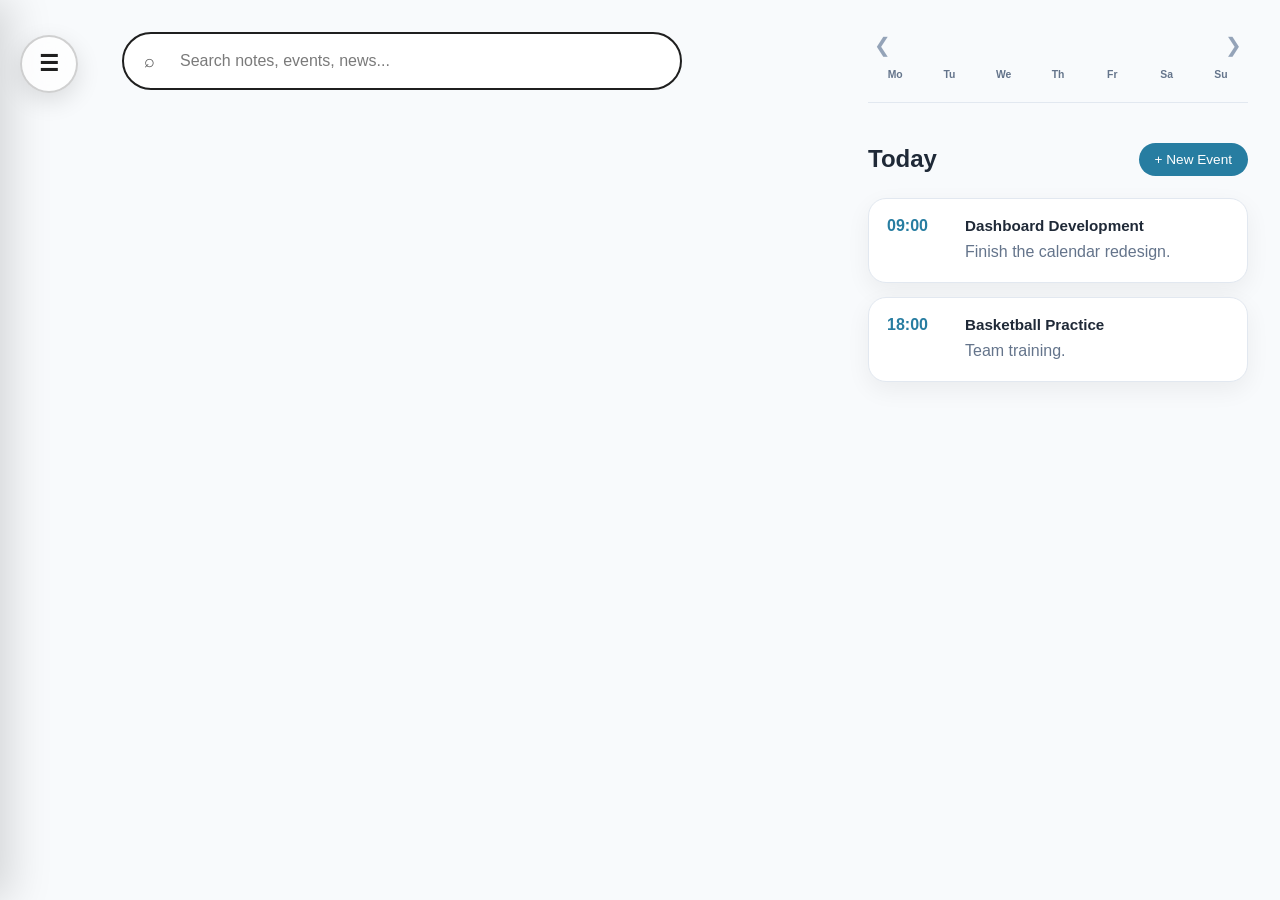
<file: Frontend/index.html>
<!doctype html>
<html lang="en">
  <head>
    <meta charset="UTF-8" />
    <meta name="viewport" content="width=device-width, initial-scale=1.0" />
    <title>Personal Dashboard</title>

    <link rel="stylesheet" href="css/main.css" />
  </head>

  <body>
    <button id="drawer-toggle">☰</button>

    <aside id="left-sidebar">
      <div class="dashboard">
        <section id="weather-card"></section>

        <div class="news-section">
          <h2 class="news-title">Latest News</h2>
          <div id="news-list"></div>
        </div>
      </div>
    </aside>

    <div id="content">
      <main id="main-content">
        <section id="hero">
          <div class="search-container">
            <span class="search-icon">⌕</span>

            <input
              type="text"
              id="dashboard-search"
              placeholder="Search notes, events, news..."
            />
          </div>

          <div id="greeting"></div>
        </section>

        <section id="charts"></section>
        <section id="spotify"></section>
      </main>

    <aside id="right-sidebar">
    <section id="calendar">

        <div class="calendar-header">

            <button 
  class="calendar-btn" 
  id="prev-month">
  &#10094;
</button>

<h2 class="month-year" id="month-year"></h2>

<button 
  class="calendar-btn" 
  id="next-month">
  &#10095;
</button>

        </div>

        <div class="calendar-weekdays">
            <span>Mo</span>
            <span>Tu</span>
            <span>We</span>
            <span>Th</span>
            <span>Fr</span>
            <span>Sa</span>
            <span>Su</span>
        </div>

       <div class="calendar-days" id="calendar-days"></div>
    </section>

    <!-- Timeline -->

    <section id="timeline">

        <div class="timeline-header">

            <h2 class="timeline-title">Today</h2>

            <button class="new-event-btn">
                + New Event
            </button>

        </div>
        
        <div class="timeline-list">

            <div class="timeline-card">

                <span class="time">09:00</span>

                <div class="timeline-info">

                    <h3>Dashboard Development</h3>

                    <p>Finish the calendar redesign.</p>

                </div>

            </div>

            <div class="timeline-card">

                <span class="time">18:00</span>

                <div class="timeline-info">

                    <h3>Basketball Practice</h3>

                    <p>Team training.</p>

                </div>

            </div>

        </div>

    </section>

</aside>

    <script type="module" src="js/app.js"></script>
  </body>
</html>
</file>
<file: Frontend/css/main.css>
@import "./drawer/drawer.css";
@import "./drawer/weather.css";
@import "./drawer/newscard.css";
@import "./main/searchbar.css";
@import "./rightsidebar/calendar.css";

:root {
  --drawer-width: 360px;
  --drawer-handle: 55px;
}

* {
  box-sizing: border-box;
}

body {
  margin: 0;
  overflow-x: hidden;

  background: #f8fafc;
  font-family: sans-serif;
}

#content {
  display: grid;

  grid-template-columns: 1fr 380px;

  gap: 40px;

  min-height: 100vh;

  margin-left: 90px;

  padding: 32px;

  transition: margin-left 0.45s cubic-bezier(0.22, 1, 0.36, 1);
}

#content.drawer-open {
  margin-left: 420px;
}

#main-content {
  display: flex;
  flex-direction: column;
  gap: 32px;
}

#right-sidebar {
  display: flex;
  flex-direction: column;
  gap: 28px;

  width: 380px;
}

#hero {
  display: flex;
  flex-direction: column;
  gap: 28px;
}
</file>
